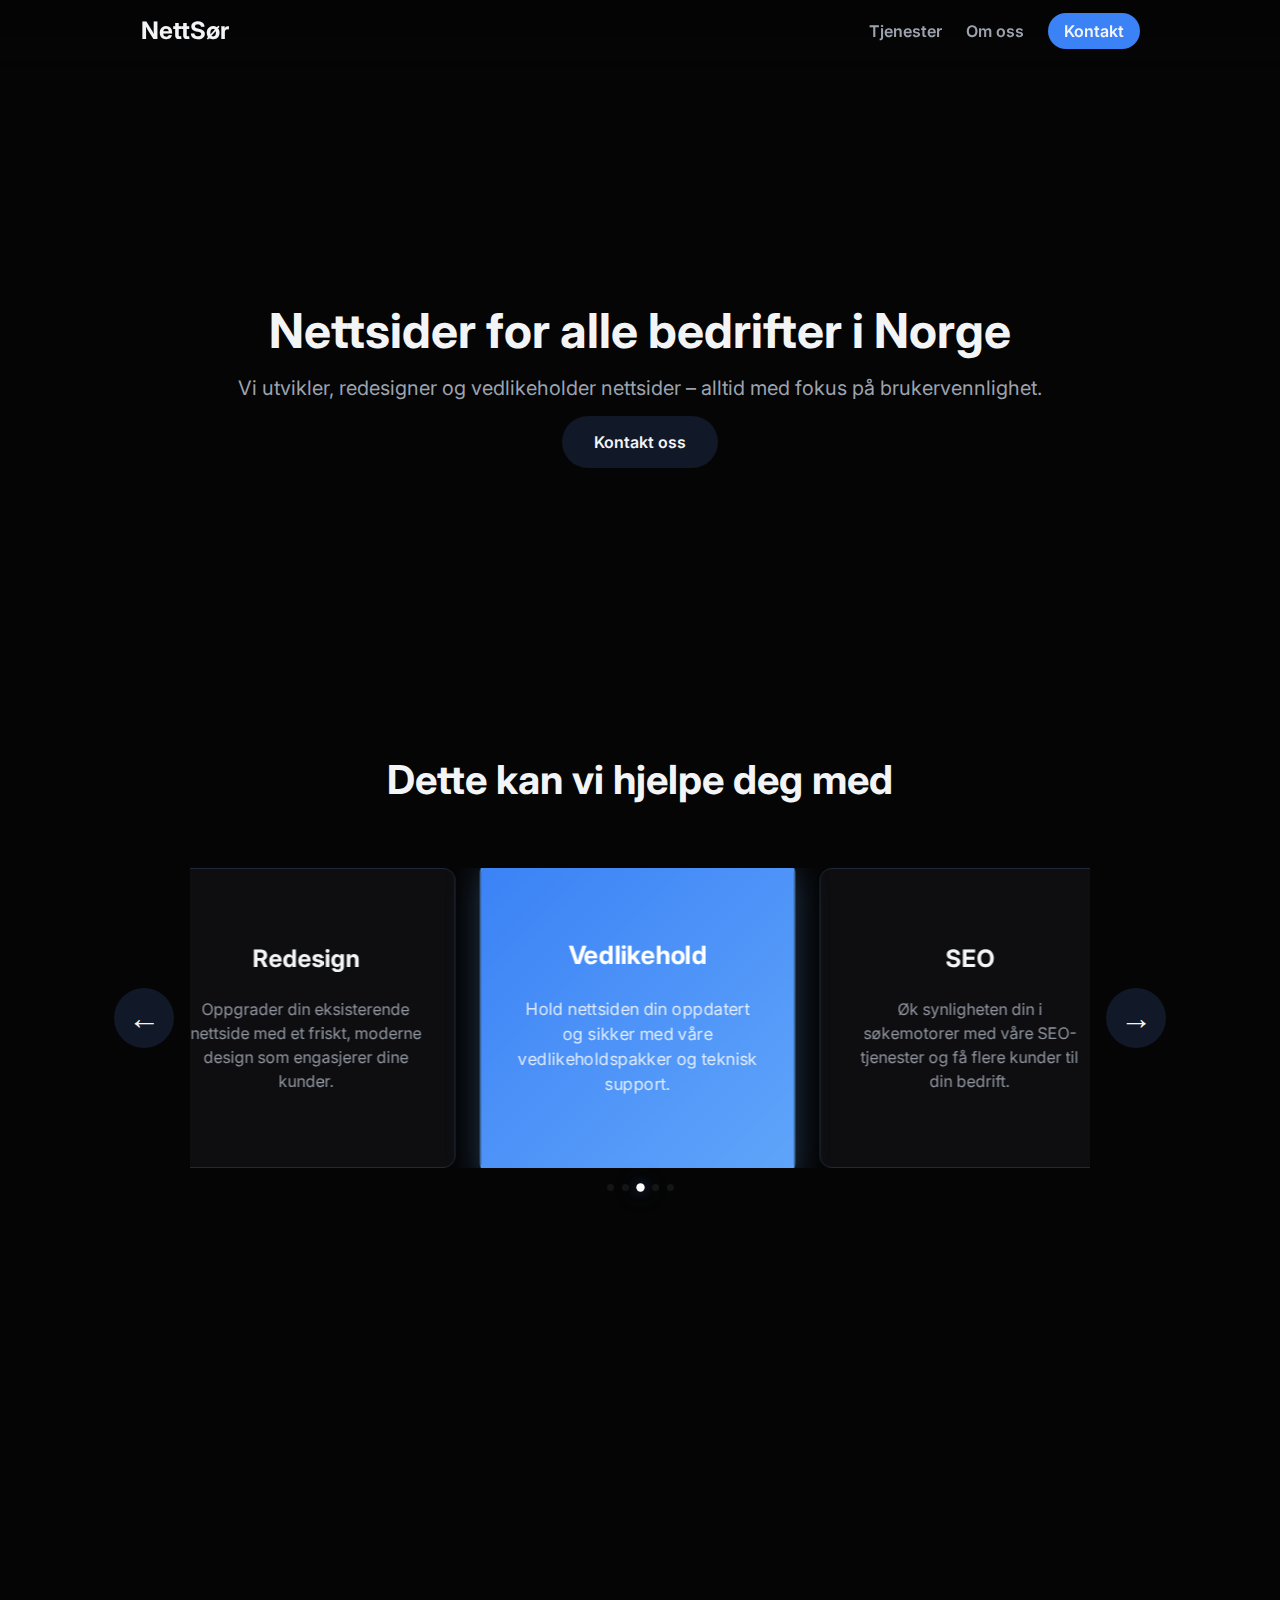
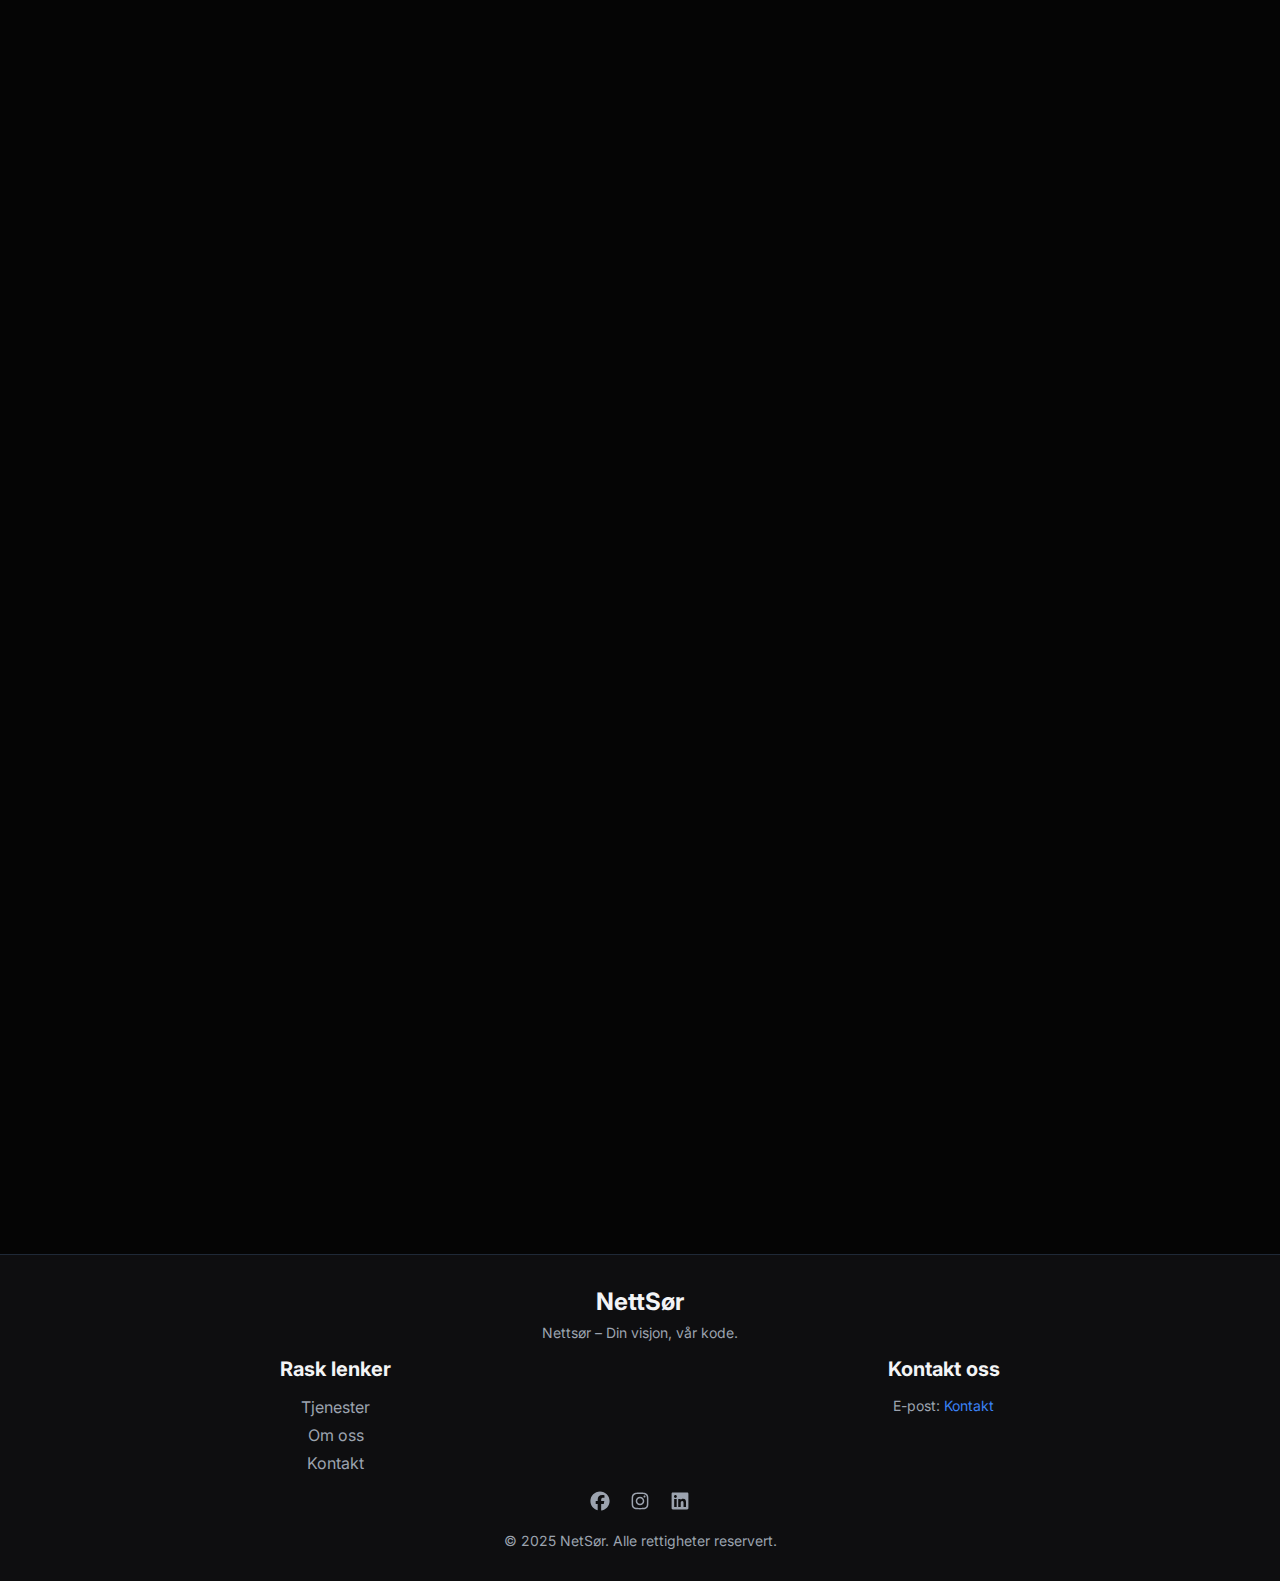
<file: index.html>
<!DOCTYPE html>
<html lang="en">
<head>
  <meta charset="UTF-8" />
  <meta name="viewport" content="width=device-width, initial-scale=1.0"/>
  <title>NetSor</title>
  <link rel="stylesheet" href="styles.css" />
</head>
<body>
  <header>
    <nav class="navbar">
      <div class="logo">NettSør</div>
      <button class="hamburger" aria-label="Toggle navigation">
        <span></span>
        <span></span>
        <span></span>
      </button>
      <ul class="nav-links">
        <li class="link" ><a href="#services">Tjenester</a></li>
        <li class="link" ><a href="#about">Om oss</a></li>
        <li class="link" ><a href="#contact" class="contact-btn">Kontakt</a></li>
      </ul>
    </nav>
  </header>

  <section class="hero">
    <div class="hero-content">
      <h1>Nettsider for alle bedrifter i Norge</h1>
      <p>Vi utvikler, redesigner og vedlikeholder nettsider – alltid med fokus på brukervennlighet.</p>
      <a href="#contact" class="hero-btn">Kontakt oss</a>
    </div>
  </section>

  <section id="services">
    <h2>Dette kan vi hjelpe deg med</h2>
    <div id="carousel-all">
      <button class="carousel-btn prev">&#8592;</button>
      
      <div class="carousel-container">
        <div class="carousel">
          <div class="service">
            <h3>Utvikling</h3>
            <p>Vi bygger moderne, responsive nettsider fra bunnen av med fokus på ytelse og brukervennlighet.</p>
          </div>
          <div class="service">
            <h3>Redesign</h3>
            <p>Oppgrader din eksisterende nettside med et friskt, moderne design som engasjerer dine kunder.</p>
          </div>
          <div class="service active">
            <h3>Vedlikehold</h3>
            <p>Hold nettsiden din oppdatert og sikker med våre vedlikeholdspakker og teknisk support.</p>
          </div>
          <div class="service">
            <h3>SEO</h3>
            <p>Øk synligheten din i søkemotorer med våre SEO-tjenester og få flere kunder til din bedrift.</p>
          </div>
          <div class="service">
            <h3>UX/UI</h3>
            <p>Optimaliser brukeropplevelsen med gjennomtenkt design og intuitive grensesnitt.</p>
          </div>
        </div>
      </div>

      <button class="carousel-btn next">&#8594;</button>
    </div>
    <div class="carousel-dots">
      
    </div>
  </section>

  <section class="about" id="about">
    <div class="about-image fade-in">
      <img src="/img/tai-bui-HzVBe-8frwc-unsplash.jpg" alt="Om oss">
    </div>
    <div class="about-content fade-in">
      <h2>Om oss</h2>
      <div>
        <p>Vi brenner for å hjelpe både bedrifter og enkeltpersoner i Norge med å skape en sterk digital tilstedeværelse. Enten du driver en liten bedrift, eller ønsker å starte en personlig nettside, skreddersyr vi løsninger som passer dine behov.</p>
        <br>
        <p>Hos oss får du en nettside som ikke bare ser bra ut, men også fungerer sømløst for dine kunder. Vi legger vekt på godt design, enkel navigasjon og tekniske løsninger som gjør hverdagen din enklere.</p>
      </div>
      <h3>Nettsør – Din visjon, vår kode.</h3>
    </div>
  </section>

  <section id="contact" class="contact fade-in">
    <h2>Kontakt oss</h2>
    <p>Har du spørsmål eller ønsker å starte et prosjekt? Fyll ut skjemaet under, så tar vi kontakt så snart som mulig.</p>
    <div class="contact-container">
      <div class="contact-side" id="contact-side">
        <div class="contact-img">
          <img src="/img/contact forum.png" alt="" id="contact-img">
        </div>
      </div>

      <div class="contact-forum">
        <form action="https://formspree.io/f/mandabpj" method="POST">
          <label for="name">Navn*</label>
          <input type="text" id="name" name="name" placeholder="Navnet ditt" required>

          <label for="email">E-post*</label>
          <input type="email" id="email" name="_replyto" placeholder="E-posten din" required>

          <label for="phone">Telefonnummer</label>
          <input type="tel" id="phone" name="phone" placeholder="Telefonnummer (valgfritt)">

          <label for="message">Melding*</label>
          <textarea id="message" name="message" rows="5" required></textarea>

          <button type="submit">Send melding</button>
      </form>
    </div>
    </div>
  </section>

  <footer>
    <div class="footer-content">
      <div class="footer-brand">
        <div class="logo">
          NettSør
        </div>
        <p>Nettsør – Din visjon, vår kode.</p>
      </div>
      <div class="footer-links">
        <div class="footer-link-column">
          <h3>Rask lenker</h3>
          <ul>
            <li><a href="#services">Tjenester</a></li>
            <li><a href="#about">Om oss</a></li>
            <li><a href="#contact">Kontakt</a></li>
          </ul>
        </div>
        <div class="contact-info">
          <h3>Kontakt oss</h3>
          <p>E-post: <a href="mailto:Kontakt@nettsor.com">Kontakt</a></p>
        </div>
      </div>
      <div class="bottom">
        <div class="socials">
          <a href="https://www.facebook.com" target="_blank" rel="noopener noreferrer"><svg xmlns="http://www.w3.org/2000/svg" viewBox="0 0 640 640"><!--!Font Awesome Free v7.0.0 by @fontawesome - https://fontawesome.com License - https://fontawesome.com/license/free Copyright 2025 Fonticons, Inc.--><path d="M576 320C576 178.6 461.4 64 320 64C178.6 64 64 178.6 64 320C64 440 146.7 540.8 258.2 568.5L258.2 398.2L205.4 398.2L205.4 320L258.2 320L258.2 286.3C258.2 199.2 297.6 158.8 383.2 158.8C399.4 158.8 427.4 162 438.9 165.2L438.9 236C432.9 235.4 422.4 235 409.3 235C367.3 235 351.1 250.9 351.1 292.2L351.1 320L434.7 320L420.3 398.2L351 398.2L351 574.1C477.8 558.8 576 450.9 576 320z"/></svg></a>
          <a href="https://www.instagram.com" target="_blank" rel="noopener noreferrer"><svg xmlns="http://www.w3.org/2000/svg" viewBox="0 0 640 640"><!--!Font Awesome Free v7.0.0 by @fontawesome - https://fontawesome.com License - https://fontawesome.com/license/free Copyright 2025 Fonticons, Inc.--><path d="M320.3 205C256.8 204.8 205.2 256.2 205 319.7C204.8 383.2 256.2 434.8 319.7 435C383.2 435.2 434.8 383.8 435 320.3C435.2 256.8 383.8 205.2 320.3 205zM319.7 245.4C360.9 245.2 394.4 278.5 394.6 319.7C394.8 360.9 361.5 394.4 320.3 394.6C279.1 394.8 245.6 361.5 245.4 320.3C245.2 279.1 278.5 245.6 319.7 245.4zM413.1 200.3C413.1 185.5 425.1 173.5 439.9 173.5C454.7 173.5 466.7 185.5 466.7 200.3C466.7 215.1 454.7 227.1 439.9 227.1C425.1 227.1 413.1 215.1 413.1 200.3zM542.8 227.5C541.1 191.6 532.9 159.8 506.6 133.6C480.4 107.4 448.6 99.2 412.7 97.4C375.7 95.3 264.8 95.3 227.8 97.4C192 99.1 160.2 107.3 133.9 133.5C107.6 159.7 99.5 191.5 97.7 227.4C95.6 264.4 95.6 375.3 97.7 412.3C99.4 448.2 107.6 480 133.9 506.2C160.2 532.4 191.9 540.6 227.8 542.4C264.8 544.5 375.7 544.5 412.7 542.4C448.6 540.7 480.4 532.5 506.6 506.2C532.8 480 541 448.2 542.8 412.3C544.9 375.3 544.9 264.5 542.8 227.5zM495 452C487.2 471.6 472.1 486.7 452.4 494.6C422.9 506.3 352.9 503.6 320.3 503.6C287.7 503.6 217.6 506.2 188.2 494.6C168.6 486.8 153.5 471.7 145.6 452C133.9 422.5 136.6 352.5 136.6 319.9C136.6 287.3 134 217.2 145.6 187.8C153.4 168.2 168.5 153.1 188.2 145.2C217.7 133.5 287.7 136.2 320.3 136.2C352.9 136.2 423 133.6 452.4 145.2C472 153 487.1 168.1 495 187.8C506.7 217.3 504 287.3 504 319.9C504 352.5 506.7 422.6 495 452z"/></svg></a>
          <a href="https://www.linkedin.com" target="_blank" rel="noopener noreferrer"><svg xmlns="http://www.w3.org/2000/svg" viewBox="0 0 640 640"><!--!Font Awesome Free v7.0.0 by @fontawesome - https://fontawesome.com License - https://fontawesome.com/license/free Copyright 2025 Fonticons, Inc.--><path d="M512 96L127.9 96C110.3 96 96 110.5 96 128.3L96 511.7C96 529.5 110.3 544 127.9 544L512 544C529.6 544 544 529.5 544 511.7L544 128.3C544 110.5 529.6 96 512 96zM231.4 480L165 480L165 266.2L231.5 266.2L231.5 480L231.4 480zM198.2 160C219.5 160 236.7 177.2 236.7 198.5C236.7 219.8 219.5 237 198.2 237C176.9 237 159.7 219.8 159.7 198.5C159.7 177.2 176.9 160 198.2 160zM480.3 480L413.9 480L413.9 376C413.9 351.2 413.4 319.3 379.4 319.3C344.8 319.3 339.5 346.3 339.5 374.2L339.5 480L273.1 480L273.1 266.2L336.8 266.2L336.8 295.4L337.7 295.4C346.6 278.6 368.3 260.9 400.6 260.9C467.8 260.9 480.3 305.2 480.3 362.8L480.3 480z"/></svg></a>
        </div>
      </div>
      <div class="footer-legal">
        <p>&copy; 2025 NetSør. Alle rettigheter reservert.</p>
      </div>
    </div>
  <script src="script.js"></script>
</body>
</html>
</file>
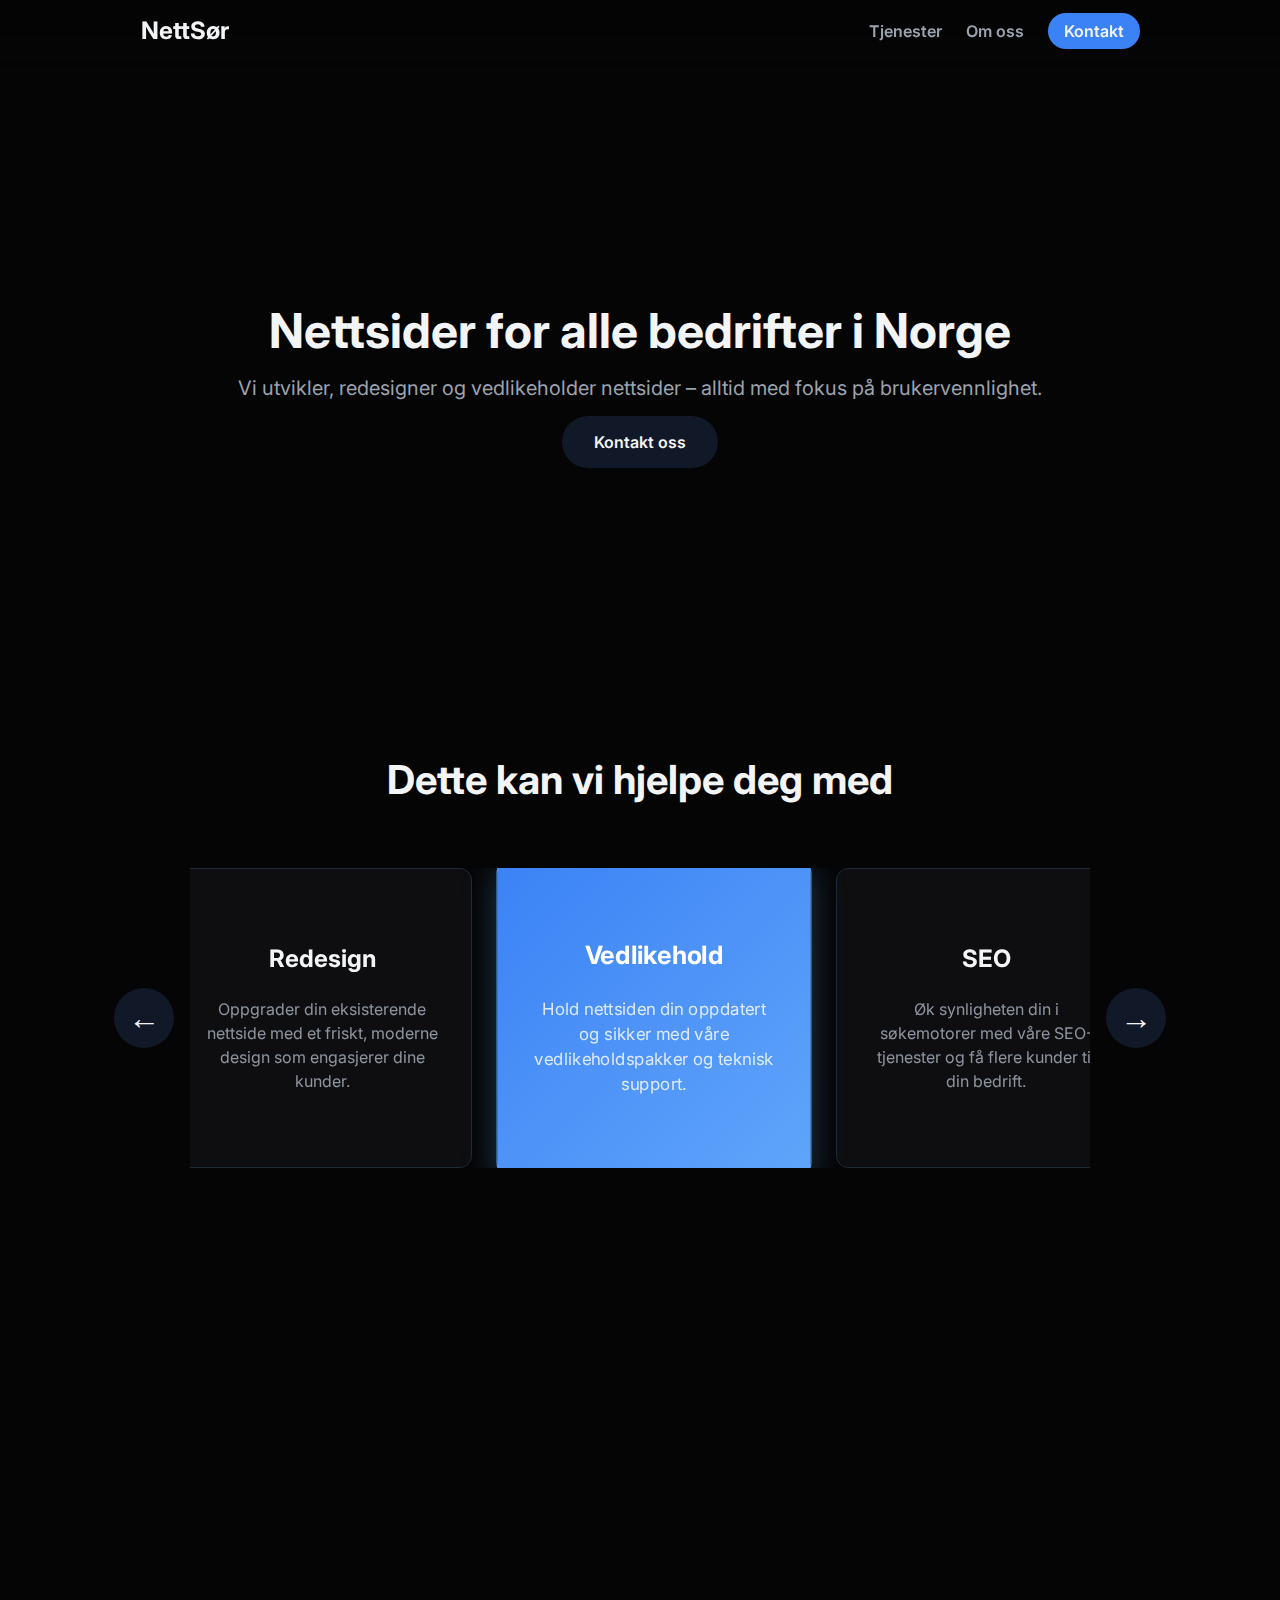
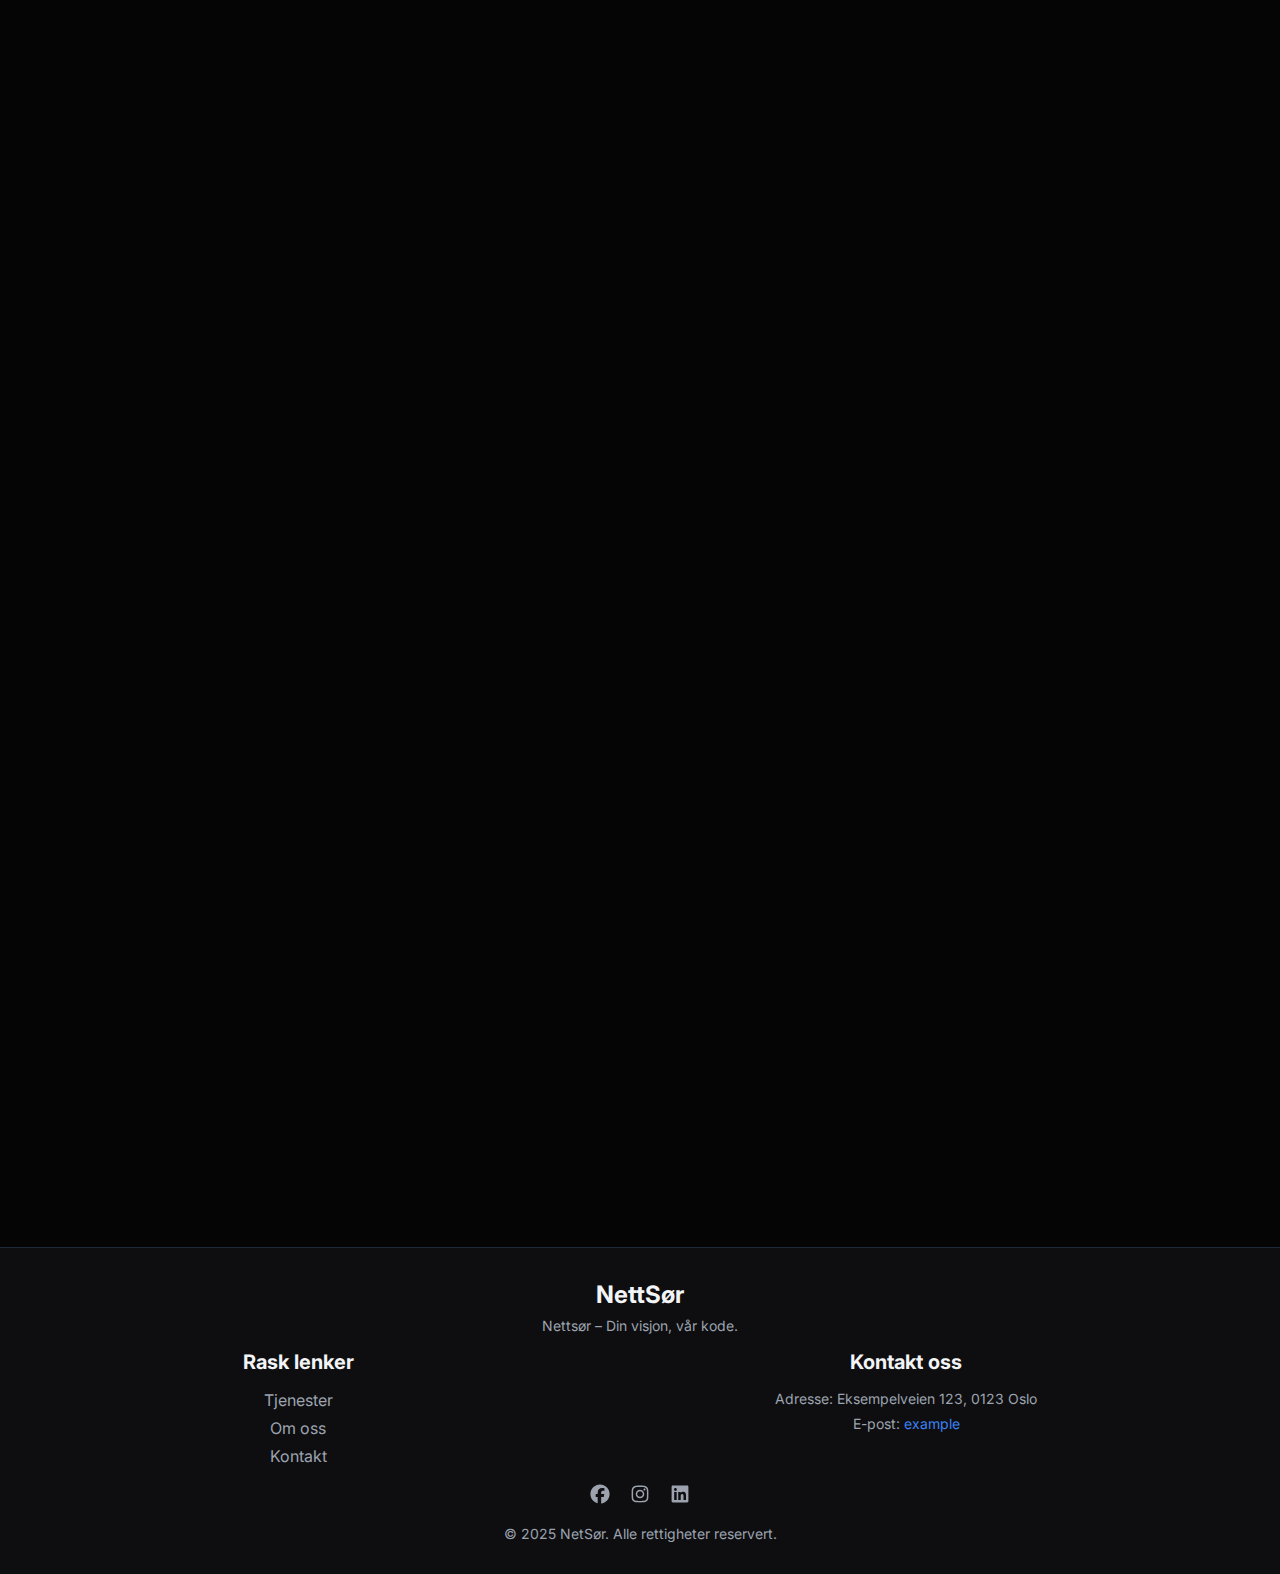
<file: code/index.html>
<!DOCTYPE html>
<html lang="en">
<head>
  <meta charset="UTF-8" />
  <meta name="viewport" content="width=device-width, initial-scale=1.0"/>
  <title>NetSor</title>
  <link rel="stylesheet" href="styles.css" />
</head>
<body>
  <header>
    <nav class="navbar">
      <div class="logo">NettSør</div>
      <button class="hamburger" aria-label="Toggle navigation">
        <span></span>
        <span></span>
        <span></span>
      </button>
      <ul class="nav-links">
        <li class="link" ><a href="#services">Tjenester</a></li>
        <li class="link" ><a href="#about">Om oss</a></li>
        <li class="link" ><a href="#contact" class="contact-btn">Kontakt</a></li>
      </ul>
    </nav>
  </header>

  <section class="hero">
    <div class="hero-content">
      <h1>Nettsider for alle bedrifter i Norge</h1>
      <p>Vi utvikler, redesigner og vedlikeholder nettsider – alltid med fokus på brukervennlighet.</p>
      <a href="#contact" class="hero-btn">Kontakt oss</a>
    </div>
  </section>

  <section id="services">
    <h2>Dette kan vi hjelpe deg med</h2>
    <div id="carousel-all">
      <button class="carousel-btn prev">&#8592;</button>
      
      <div class="carousel-container">
        <div class="carousel">
          <div class="service">
            <h3>Utvikling</h3>
            <p>Vi bygger moderne, responsive nettsider fra bunnen av med fokus på ytelse og brukervennlighet.</p>
          </div>
          <div class="service">
            <h3>Redesign</h3>
            <p>Oppgrader din eksisterende nettside med et friskt, moderne design som engasjerer dine kunder.</p>
          </div>
          <div class="service active">
            <h3>Vedlikehold</h3>
            <p>Hold nettsiden din oppdatert og sikker med våre vedlikeholdspakker og teknisk support.</p>
          </div>
          <div class="service">
            <h3>SEO</h3>
            <p>Øk synligheten din i søkemotorer med våre SEO-tjenester og få flere kunder til din bedrift.</p>
          </div>
          <div class="service">
            <h3>UX/UI</h3>
            <p>Optimaliser brukeropplevelsen med gjennomtenkt design og intuitive grensesnitt.</p>
          </div>
        </div>
      </div>

      <button class="carousel-btn next">&#8594;</button>
    </div>
    <div class="carousel-dots">
      
    </div>
  </section>

  <section class="about" id="about">
    <div class="about-image fade-in">
      <img src="/img/tai-bui-HzVBe-8frwc-unsplash.jpg" alt="Om oss">
    </div>
    <div class="about-content fade-in">
      <h2>Om oss</h2>
      <div>
        <p>Vi brenner for å hjelpe både bedrifter og enkeltpersoner i Norge med å skape en sterk digital tilstedeværelse. Enten du driver en liten bedrift, ønsker å starte en nettbutikk eller trenger en personlig nettside, skreddersyr vi løsninger som passer dine behov.</p>
        <br>
        <p>Hos oss får du en nettside som ikke bare ser bra ut, men også fungerer sømløst for dine kunder. Vi legger vekt på godt design, enkel navigasjon og tekniske løsninger som gjør hverdagen din enklere.</p>
      </div>
      <h3>Nettsør – Din visjon, vår kode.</h3>
    </div>
  </section>

  <section id="contact" class="contact fade-in">
    <h2>Kontakt oss</h2>
    <p>Har du spørsmål eller ønsker å starte et prosjekt? Fyll ut skjemaet under, så tar vi kontakt så snart som mulig.</p>
    <div class="contact-container">
      <div class="contact-side">
        <div class="contact-img">
          <img src="/img/contact forum.png" alt="" id="contact-img">
        </div>
      </div>

      <div class="contact-forum">
        <form action="https://formspree.io/f/YOUR_FORM_ID" method="POST">
          <label for="name">Navn*</label>
          <input type="text" id="name" name="name" placeholder="Navnet ditt" required>

          <label for="email">E-post*</label>
          <input type="email" id="email" name="_replyto" placeholder="E-posten din" required>

          <label for="phone">Telefonnummer</label>
          <input type="tel" id="phone" name="phone" placeholder="Telefonnummer (valgfritt)">

          <label for="message">Melding*</label>
          <textarea id="message" name="message" rows="5" required></textarea>

          <button type="submit">Send melding</button>
      </form>
    </div>
    </div>
  </section>

  <footer>
    <div class="footer-content">
      <div class="footer-brand">
        <div class="logo">
          NettSør
        </div>
        <p>Nettsør – Din visjon, vår kode.</p>
      </div>
      <div class="footer-links">
        <div class="footer-link-column">
          <h3>Rask lenker</h3>
          <ul>
            <li><a href="#services">Tjenester</a></li>
            <li><a href="#about">Om oss</a></li>
            <li><a href="#contact">Kontakt</a></li>
          </ul>
        </div>
        <div class="contact-info">
          <h3>Kontakt oss</h3>
          <p>Adresse: Eksempelveien 123, 0123 Oslo</p>
          <p>E-post: <a href="mailto:example@gmail.com">example</a></p>
        </div>
      </div>
      <div class="bottom">
        <div class="socials">
          <a href="https://www.facebook.com" target="_blank" rel="noopener noreferrer"><svg xmlns="http://www.w3.org/2000/svg" viewBox="0 0 640 640"><!--!Font Awesome Free v7.0.0 by @fontawesome - https://fontawesome.com License - https://fontawesome.com/license/free Copyright 2025 Fonticons, Inc.--><path d="M576 320C576 178.6 461.4 64 320 64C178.6 64 64 178.6 64 320C64 440 146.7 540.8 258.2 568.5L258.2 398.2L205.4 398.2L205.4 320L258.2 320L258.2 286.3C258.2 199.2 297.6 158.8 383.2 158.8C399.4 158.8 427.4 162 438.9 165.2L438.9 236C432.9 235.4 422.4 235 409.3 235C367.3 235 351.1 250.9 351.1 292.2L351.1 320L434.7 320L420.3 398.2L351 398.2L351 574.1C477.8 558.8 576 450.9 576 320z"/></svg></a>
          <a href="https://www.instagram.com" target="_blank" rel="noopener noreferrer"><svg xmlns="http://www.w3.org/2000/svg" viewBox="0 0 640 640"><!--!Font Awesome Free v7.0.0 by @fontawesome - https://fontawesome.com License - https://fontawesome.com/license/free Copyright 2025 Fonticons, Inc.--><path d="M320.3 205C256.8 204.8 205.2 256.2 205 319.7C204.8 383.2 256.2 434.8 319.7 435C383.2 435.2 434.8 383.8 435 320.3C435.2 256.8 383.8 205.2 320.3 205zM319.7 245.4C360.9 245.2 394.4 278.5 394.6 319.7C394.8 360.9 361.5 394.4 320.3 394.6C279.1 394.8 245.6 361.5 245.4 320.3C245.2 279.1 278.5 245.6 319.7 245.4zM413.1 200.3C413.1 185.5 425.1 173.5 439.9 173.5C454.7 173.5 466.7 185.5 466.7 200.3C466.7 215.1 454.7 227.1 439.9 227.1C425.1 227.1 413.1 215.1 413.1 200.3zM542.8 227.5C541.1 191.6 532.9 159.8 506.6 133.6C480.4 107.4 448.6 99.2 412.7 97.4C375.7 95.3 264.8 95.3 227.8 97.4C192 99.1 160.2 107.3 133.9 133.5C107.6 159.7 99.5 191.5 97.7 227.4C95.6 264.4 95.6 375.3 97.7 412.3C99.4 448.2 107.6 480 133.9 506.2C160.2 532.4 191.9 540.6 227.8 542.4C264.8 544.5 375.7 544.5 412.7 542.4C448.6 540.7 480.4 532.5 506.6 506.2C532.8 480 541 448.2 542.8 412.3C544.9 375.3 544.9 264.5 542.8 227.5zM495 452C487.2 471.6 472.1 486.7 452.4 494.6C422.9 506.3 352.9 503.6 320.3 503.6C287.7 503.6 217.6 506.2 188.2 494.6C168.6 486.8 153.5 471.7 145.6 452C133.9 422.5 136.6 352.5 136.6 319.9C136.6 287.3 134 217.2 145.6 187.8C153.4 168.2 168.5 153.1 188.2 145.2C217.7 133.5 287.7 136.2 320.3 136.2C352.9 136.2 423 133.6 452.4 145.2C472 153 487.1 168.1 495 187.8C506.7 217.3 504 287.3 504 319.9C504 352.5 506.7 422.6 495 452z"/></svg></a>
          <a href="https://www.linkedin.com" target="_blank" rel="noopener noreferrer"><svg xmlns="http://www.w3.org/2000/svg" viewBox="0 0 640 640"><!--!Font Awesome Free v7.0.0 by @fontawesome - https://fontawesome.com License - https://fontawesome.com/license/free Copyright 2025 Fonticons, Inc.--><path d="M512 96L127.9 96C110.3 96 96 110.5 96 128.3L96 511.7C96 529.5 110.3 544 127.9 544L512 544C529.6 544 544 529.5 544 511.7L544 128.3C544 110.5 529.6 96 512 96zM231.4 480L165 480L165 266.2L231.5 266.2L231.5 480L231.4 480zM198.2 160C219.5 160 236.7 177.2 236.7 198.5C236.7 219.8 219.5 237 198.2 237C176.9 237 159.7 219.8 159.7 198.5C159.7 177.2 176.9 160 198.2 160zM480.3 480L413.9 480L413.9 376C413.9 351.2 413.4 319.3 379.4 319.3C344.8 319.3 339.5 346.3 339.5 374.2L339.5 480L273.1 480L273.1 266.2L336.8 266.2L336.8 295.4L337.7 295.4C346.6 278.6 368.3 260.9 400.6 260.9C467.8 260.9 480.3 305.2 480.3 362.8L480.3 480z"/></svg></a>
        </div>
      </div>
      <div class="footer-legal">
        <p>&copy; 2025 NetSør. Alle rettigheter reservert.</p>
      </div>
    </div>
  <script src="script.js"></script>
</body>
</html>
</file>
<file: styles.css>
@import url('https://fonts.googleapis.com/css2?family=Inter:wght@400;600;700&display=swap');

:root {
  /* === Backgrounds === */
  --color-bg: #050505;              /* Main page background (very dark, near black) */
  --color-surface: #0e0e10;         /* Surface background (for cards, modals, sections) */

  /* === Text === */
  --color-text-main: #f3f4f6;       /* Primary text color (almost white, high contrast) */
  --color-text-muted: #9ca3af;      /* Secondary/muted text (used for descriptions, labels) */

  /* === Primary Accent Colors === */
  --color-primary: #3b82f6;         /* Main accent color (used on links, active buttons, highlights) */
  --color-primary-glow: #60a5fa;    /* Lighter version for glowing effects and gradients */

  /* === Secondary Accent Colors === */
  --color-secondary: #9333ea;       /* Secondary accent (used sparingly for contrast, highlights) */
  --color-secondary-glow: #c084fc;  /* Lighter purple for glow effects or hover transitions */

  /* === Buttons === */
  --color-button-bg: #111827;       /* Button background (neutral dark) */
  --color-button-hover: #1e40af;    /* Button hover background (deep, vivid blue) */

  /* === Borders & Dividers === */
  --color-border: #1f2937;          /* Used for card borders, dividers, inputs */

  /* === Glows / Shadows === */
  --color-glow-blue: rgba(96, 165, 250, 0.3);   /* Blue glow for shadows, hover rings, outlines */
  --color-glow-purple: rgba(192, 132, 252, 0.3);/* Purple glow for shadows, hover rings, outlines */
}

html {
  scroll-behavior: smooth;
}

* {
  margin: 0;
  padding: 0;
  box-sizing: border-box;
}

body {
  background-color: var(--color-bg);
  font-family: 'Inter', sans-serif;
}

@keyframes pulseGlow {
  0%, 100% {
    background-position: center;
  }
  50% {
    background-position: center 10%;
  }
}

header {
  background-color: rgba(0,0,0,0.1);
  backdrop-filter: blur(10px);
  -webkit-backdrop-filter: blur(10px);
  padding: 1rem;
  box-shadow: 0 2px 4px rgba(0, 0, 0, 0.1);
  position: sticky;
  top: 0;
  z-index: 1000;
  display: flex;
  justify-content: center;
  align-items: center;
}

.navbar {
  display: flex;
  justify-content: space-between;
  gap: 40rem;
  align-items: center;
  animation: navfadein 0.5s ease-in-out, fade-in 0.8s ease-in-out;
}

.logo {
  font-size: 1.5rem;
  font-weight: 700;
  color: var(--color-text-main);
}

.nav-links {
  list-style: none;
  display: flex;
  gap: 1.5rem;
}

.nav-links li {
  position: relative;
}

.nav-links a {
  color: var(--color-text-muted);
  text-decoration: none;
  font-weight: 600;
  transition: color 0.3s ease;
}

.nav-links a:hover {
  color: var(--color-text-main);
}

.nav-links a.active {
  color: var(--color-primary);
  font-weight: 700;
}

.nav-links .contact-btn{
  color: var(--color-text-main);
  background-color: var(--color-primary);
  padding: 0.5rem 1rem;
  border-radius: 100px;
  text-decoration: none;
  font-weight: 600;
  transition: background-color 0.3s ease, box-shadow 0.3s ease;
}

.nav-links .contact-btn:hover {
  background-color: var(--color-primary-glow);
  box-shadow: 0 4px 6px rgba(0, 0, 0, 0.1), 0 1px 3px rgba(0, 0, 0, 0.08);
}

.hero {
  display: flex;
  flex-direction: column;
  align-items: center;
  justify-content: center;
  height: 70vh;
  color: var(--color-text-main);
  animation: fade-in 0.8s ease-in;
}

.hero-content {
  text-align: center;
}

.hero h1 {
  font-size: 3rem;
  margin-bottom: 1rem;
}

.hero p {
  font-size: 1.25rem;
  color: var(--color-text-muted);
  margin-bottom: 2rem;
}

.hero-btn {
  background-color: var(--color-button-bg);
  padding: 1rem 2rem;
  border-radius: 100px;
  color: var(--color-text-main);
  text-decoration: none;
  font-weight: 600;
  transition: background-color 0.3s ease, box-shadow 0.3s ease;
}

.hero-btn:hover {
  background-color: var(--color-button-hover);
  box-shadow: 0 0 30px 1px var(--color-glow-blue);
}

#services {
  display: flex;
  justify-content: center;
  align-items: center;
  flex-direction: column;
  padding: 4rem 2rem;
  color: var(--color-text-main);
  font-family: 'Inter', sans-serif;
  animation: fade-in 0.8s ease-in;
}

#services h2 {
  font-size: 2.5rem;
  margin-bottom: 2rem;
  text-align: center;
}

#carousel-all {
  display: flex;
  justify-content: center;
  align-items: center;
  gap: 1rem;
  margin-top: 2rem;
  position: relative;
  width: 100%;
  max-width: 1200px;
}

.carousel-btn {
  position: relative;
  z-index: 10;
  background-color: var(--color-button-bg);
  border: none;
  color: var(--color-text-main);
  font-size: 2rem;
  padding: 0.5rem 1rem;
  cursor: pointer;
  border-radius: 50%;
  transition: background-color 0.3s ease, box-shadow 0.3s ease;
  user-select: none;
  flex-shrink: 0;
  width: 60px;
  height: 60px;
  display: flex;
  align-items: center;
  justify-content: center;
  scroll-behavior: smooth;
}

.carousel-btn:hover {
  background-color: var(--color-button-hover);
  box-shadow: 0 0 15px 2px var(--color-glow-blue);
}

.carousel-btn:disabled {
  opacity: 0.5;
  cursor: not-allowed;
  background-color: var(--color-button-bg);
  box-shadow: none;
}

.carousel-container {
  overflow: hidden;
  width: 100%;
  max-width: 900px;
  position: relative;
}

.carousel {
  display: flex;
  gap: 2rem;
  transition: transform 0.3s ease;
  will-change: transform;
}

.service {
  flex: 0 0 300px;
  width: 300px;
  height: 300px;
  background-color: var(--color-surface);
  color: var(--color-text-muted);
  padding: 2rem;
  border-radius: 12px;
  border: 1px solid var(--color-border);
  box-shadow: 0 4px 6px rgba(0,0,0,0.1);
  overflow: hidden;
  transition: all 0.3s ease;
  display: flex;
  flex-direction: column;
  align-items: center;
  justify-content: center;
  gap: 1rem;
  text-align: center;
  cursor: pointer;
}

.service h3 {
  font-size: 1.5rem;
  font-weight: 700;
  color: var(--color-text-main);
  margin-bottom: 0.5rem;
}

.service p {
  font-size: 1rem;
  line-height: 1.5;
  opacity: 0.9;
}

.service.active {
  background: linear-gradient(135deg, var(--color-primary) 0%, var(--color-primary-glow) 100%);
  color: var(--color-text-main);
  box-shadow: 0 8px 32px var(--color-glow-blue);
  transform: scale(1.05);
  border-color: var(--color-primary-glow);
}

.service:hover{
  transform: scale(0.96);
}

.service.active h3 {
  color: white;
}

.service.active p {
  color: rgba(255, 255, 255, 0.9);
}

.modal {
  position: fixed;
  top: 0;
  left: 0;
  width: 100%;
  height: 100%;
  background-color: transparent;
  display: flex;
  flex-direction: column;
  justify-content: center;
  align-items: center;
  z-index: 2000;
}


.overlay {
  position: fixed;
  top: 0;
  left: 0;
  width: 100%;
  height: 100%;
  background-color: rgba(0, 0, 0, 0.5);
  z-index: 1999;
}

.overlay.exit{
  animation: fadeout 0.3s ease-in forwards;
}

.modal-content {
  background-color: var(--color-surface);
  color: var(--color-text-main);
  padding: 2rem;
  border-radius: 12px;
  max-width: 600px;
  width: 90%;
  box-shadow: 0 4px 6px rgba(0,0,0,0.1);
  position: relative;
  display: flex;
  flex-direction: column;
  align-items: center;  
  gap: 1rem;
  text-align: center;
  animation: slideup 0.2s ease-in forwards;
}

.modal-content h2 {
  font-size: 1.75rem;
  margin-bottom: 1rem;
}

.modal-content h3 {
  font-size: 1.25rem;
  margin-bottom: 0.5rem;
  color: var(--color-text-muted);
}

.modal-content ul {
  list-style: none;
  padding: 0;
  margin: 0;
  text-align: left;
  text-align: center;
}
.modal-content ul li {
  margin-top: 0.5rem;
  font-size: 1.25rem;
}

.modal-content.exit {
  animation: slidedown 0.1s ease-in forwards;
}

.close-modal-btn{
  background-color: var(--color-button-bg);
  padding: 1rem 2rem;
  border-radius: 100px;
  color: var(--color-text-main);
  text-decoration: none;
  font-weight: 600;
  transition: background-color 0.3s ease, box-shadow 0.3s ease;
  cursor: pointer;
}

.close-modal-btn:hover {
  background-color: var(--color-button-hover);
  box-shadow: 0 0 30px 1px var(--color-glow-blue);
}

.trail {
  position: absolute;
  width: 20px;
  height: 20px;
  border-radius: 50%;
  background-color: var(--color-glow-blue);
  pointer-events: none;
  opacity: 0.9;

  /* Add a strong glowing effect */
  box-shadow: 0 0 15px var(--color-glow-blue),
              0 0 30px var(--color-glow-blue),
              0 0 45px var(--color-glow-blue);

  /* Optional: smooth scale-in for a nice pop effect */
  transform: scale(1);
  animation: mouse-effect 1.5s forwards;
}


.pointer {
  cursor: pointer;
}

.about {
  color: var(--color-text-main);
  display: flex;
  flex-direction: row;
  text-align: center;
  align-items: center;
  justify-content: center;
  width: 100%;
  margin-top: 6rem;
}



.about-content {
  max-width: 800px;
  padding: 2rem;
  display: flex;
  justify-content: center;
  flex-direction: column;
}

.about-content h2 {
  font-size: 2.5rem;
  margin-bottom: 3rem;
}

.about-content p {
  font-size: 1.25rem;
  line-height: 1.6;
  color: var(--color-text-main);
}

.about-content h3 {
  font-size: 1rem;
  margin-top: 2rem;
  color: var(--color-text-muted);
}

.about-image {
  flex: 1;
  max-width: 400px;
  margin-right: 2rem;
}

.about-image img {
  width: 100%;
  height: auto;
  border-radius: 12px;
  box-shadow: 0 4px 6px rgba(0,0,0,0.1);
  border: var(--color-border) 1px solid;
}

.fade-in {
  opacity: 0;
  transform: translateY(50px);
  transition: all 0.8s ease;
}

.fade-in.show {
  opacity: 1;
  transform: translateY(0);
}

.contact {
  display: flex;
  flex-direction: column;
  color: var(--color-text-main);
  padding: 4rem 2rem;
  text-align: center;
  width: 100%;
  min-height: 100vh; /* Changed from height to min-height */
  justify-content: center;
  align-items: center;
}

.contact h2 {
  font-size: 2.5rem;
  margin-bottom: 2rem;
}

.contact p {
  font-size: 1.25rem;
  line-height: 1.6;
  color: var(--color-text-muted);
  margin-bottom: 2rem;
}

.contact-container {
  display: flex;
  flex-direction: row;
  align-items: center;    /* Changed from center to flex-start */
  justify-content: center;
  width: 100%;
  max-width: 1200px;         /* Added max-width for better control */
  gap: 10rem;                 /* Increased gap for better spacing */
}

/* Removed height: 100% and adjusted alignment */
.contact-forum, .contact-side {
  flex: 1;
  display: flex;
  justify-content: center;
  align-items: flex-start;
  min-height: 600px;         /* Add minimum height to both sides */
}

.contact-forum {
  align-items: flex-start;    /* Keep form at top */
}

.contact-side {
  align-items: center;        /* Center the image */
}

.contact-forum form {
  display: flex;
  flex-direction: column;
  align-items: stretch;       /* Changed from center to stretch for full-width inputs */
  width: 100%;
  max-width: 500px;          /* Reduced max-width for better proportion */
}

.contact-forum label {
  text-align: left;          /* Added for better UX */
  margin-bottom: 0.5rem;
  font-weight: 500;
}

.contact-forum input{
  width: 100%;
  padding: 1rem;
  margin-bottom: 1.5rem;     /* Increased spacing between fields */
  border: 1px solid var(--color-border);
  border-radius: 100px;
  background-color: var(--color-surface);
  color: var(--color-text-main);
  font-size: 1rem;
  box-sizing: border-box;    /* Added for proper sizing */
}

.contact-forum textarea {
  width: 100%;
  padding: 1rem;
  margin-bottom: 1.5rem;     /* Increased spacing between fields */
  border: 1px solid var(--color-border);
  border-radius: 8px;
  background-color: var(--color-surface);
  color: var(--color-text-main);
  font-size: 1rem;
  box-sizing: border-box;    /* Added for proper sizing */
}

.contact-forum button {
  padding: 1rem 2rem;
  background-color: var(--color-primary);
  color: var(--color-text-main);
  color: white;
  border: none;
  border-radius: 100px;
  font-size: 1rem;
  cursor: pointer;
  transition: background-color 0.3s ease;
}

.contact-forum button:hover {
  background-color: var(--color-primary-hover, #0056b3);
}

.contact-side {
  align-items: center;       /* Center the image vertically */
  justify-content: center;   /* Center the image horizontally */
}

.contact-img {
  display: flex;
  justify-content: center;
  align-items: center;
  width: 100%;
}

.contact-side img {
  width: 100%;
  height: auto;
  border-radius: 8px;        /* Added border-radius for consistency */
  box-shadow: 0 4px 6px rgba(0,0,0,0.1);
}

.footer-content {
  background-color: var(--color-surface);
  color: var(--color-text-muted);
  padding: 2rem;
  text-align: center;
  font-size: 0.875rem;
  border-top: 1px solid var(--color-border);
}

.footer-brand{
  display: flex;
  flex-direction: column;
  gap: 0.5rem;
  margin-bottom: 1rem;
}

.footer-links {
  display: flex;
  flex-direction: row;
  justify-content: space-around;
}
.footer-link-column {
  display: flex;
  flex-direction: column;
  gap: 0.5rem;
}

.footer-link-column a {
  color: var(--color-text-muted);
  text-decoration: none;
  transition: color 0.3s ease;
  font-size: 1rem;
}

.footer-link-column a:hover {
  color: var(--color-text-main);
}

.footer-link-column h3 {
  font-size: 1.25rem;
  color: var(--color-text-main);
  margin-bottom: 0.5rem;
}

.footer-link-column ul {
  display: flex;
  flex-direction: column;
  list-style: none;
  padding: 0;
  margin: 0;
  gap: 0.5rem;
}

.contact-info {
  display: flex;
  flex-direction: column;
  align-items: center;
  gap: 0.5rem;
}

.contact-info a {
  color: var(--color-primary);
  text-decoration: none;
  transition: color 0.3s ease;
}

.contact-info a:hover {
  color: var(--color-primary-glow);
}

.contact-info p {
  color: var(--color-text-muted);
  font-size: 0.875rem;
}

.contact-info h3 {
  font-size: 1.25rem;
  color: var(--color-text-main);
  margin-bottom: 0.5rem;
}

.bottom{
  display: flex;
  justify-content: center;
  align-items: center;
  flex-direction: row;
  padding: 1rem;
  background-color: var(--color-surface);
  color: var(--color-text-muted);
  font-size: 0.875rem;
}

.socials {
  display: flex;
  gap: 1rem;
}

.socials svg {
  width: 24px;
  height: 24px;
  fill: var(--color-text-muted);
  transition: fill 0.3s ease;
}



/* Responsive adjustments */
@media (max-width: 768px) {
  .contact-container {
    flex-direction: column;
    gap: 2rem;
  }
  
  .contact-forum, .contact-side {
    max-width: 100%;
  }
}


@keyframes mouse-effect {
  0% {
    transform: scale(0.8);
    transform: translate(-50%, -50%);
    opacity: 1;
  }

  50% {
    transform: scale(1.2);
    transform: translate(-50%, -50%);
    opacity: 0.5;
  }

  75% {
    transform: scale(1);
    transform: translate(-50%, -50%);
    opacity: 0.3;
  }

  100% {
    transform: scale(0.8);
    transform: translate(-50%, -50%);
    opacity: 0.8;
  }
}

@keyframes slideup {
  from {
    transform: translateY(100%);
    opacity: 0;
  }
  to {
    transform: translateY(0);
    opacity: 1;
  }
}

@keyframes slidedown {
  from {
    transform: translateY(0);
    opacity: 1;
  }
  to {
    transform: translateY(100%);
    opacity: 0;
  }
}

@keyframes fadeout {
  from {
    opacity: 1;
  }
  to {
    opacity: 0;
  }
}

@keyframes fade-in {
  from {
    opacity: 0;
  }
  to {
    opacity: 1;
  }
}

@keyframes navfadein {
  from {
    opacity: 0;
    gap: 20rem;
  }
  to {
    opacity: 1;
    gap: 40rem;
  }
  
}

@keyframes slideDown {
  to {
    opacity: 1;
    transform: translateY(0);
  }
}

/*==== responsive adjustments ====*/

  /* Responsive Navbar */
.hamburger {
  display: none; /* Hidden on desktop, shown on mobile via media query */
  flex-direction: column;
  justify-content: center;
  align-items: center;
  width: 40px;
  height: 40px;
  cursor: pointer;
  background: none;
  border: none;
  gap: 7px;
  z-index: 1100;
}

.hamburger span {
  display: block;
  height: 2px;
  width: 100%;
  background: var(--color-text-main);
  border-radius: 2px;
  transition: all 0.3s;
}

.carousel-dots {
  display: flex;
  justify-content: center;
  align-items: center;
  gap: 0.5rem;
  margin-top: 1rem;
  flex-direction: row;
}

.carousel-dots span {
  width: 7px;
  height: 7px;
  background-color: var(--color-text-muted);
  border-radius: 50%;
  cursor: pointer;
  transition: background-color 0.3s ease, scale 0.3s ease, opacity 0.3s ease;
  opacity: 10%;
  border: none;
}

.carousel-dots span.active {
  background-color: white;
  opacity: 100%;

  /* Stronger glow effect for active dot */
  box-shadow: 0 0 10px var(--color-glow-blue),
              0 0 20px var(--color-glow-blue),
              0 0 30px var(--color-glow-blue);
  
  transform: scale(1.2); /* Slightly larger for emphasis */
}

@media (max-width: 768px) {
  .navbar {
    display: flex;
    flex-direction: row;
    justify-content: space-between;
    width: 100%;
    padding: 0 1rem; /* Added padding for better spacing */
    animation: fade-in 0.8s ease-in-out; /* Remove navfadein gap animation on mobile */
    align-items: center;
    gap:0;
    z-index: 1002;
  }

  .nav-links {
    display: none;;
  }

  .hamburger {
    display: flex; /* Show hamburger icon on mobile */
  }

  .overlay-links {
    position: fixed;
    top: 0;
    left: 0;
    width: 100%;
    height: 100%;
    background-color: rgba(0, 0, 0, 0.94);
    z-index: 1000;
    display: flex;
    flex-direction: column;
    align-items: center;
    padding-top: 7rem;
    gap: 1rem;
    text-align: left;
    transition: opacity 0.3s ease;
}

  .overlay-links a {
    color: var(--color-text-muted);
    font-size: 1.2rem;
    margin: 1rem 0;
    text-decoration: none;
    transition: color 0.3s ease;
  }

  .overlay-links a:hover {
    color: var(--color-text-main);
  }

  .overlay-links div {
    width: 100%;
    padding: 10px 20px;
    transform: translateY(-20px);
    animation: slideDown 0.4s ease forwards;
  }

  .overlay-links.exit {
    opacity: 0;
    pointer-events: none;
}
  
  .nav-links.active div:nth-child(1) { animation-delay: 0.1s; }
  .nav-links.active div:nth-child(2) { animation-delay: 0.25s; }
  .nav-links.active div:nth-child(3) { animation-delay: 0.4s; }

  .overlay-links { z-index: 1000; }
  .nav-links-full { z-index: 1001; }
  .navbar, header { z-index: 1002; }

  .services {
    flex-direction: column;
    align-items: center;
    padding: 2rem;
    width: 100%;
  }

  #carousel-all {
    flex-direction: row;
    width: 100%;
  }

  .carousel-btn {
    width: 40px;
    height: 40px;
    font-size: 1.5rem;
  }

  .carousel-container {
    width: 100%;
    overflow-x: auto;
    padding: 0 1rem; /* Added padding for better spacing */
    scrollbar-width: none; /* Hide scrollbar in Firefox */
  }

  .service {
    max-width: 100%;
    margin: 1rem 0; /* Added margin for spacing */
    padding: 1.5rem;
    box-shadow: none; /* Remove shadow on mobile for simplicity */
    border-radius: 8px;
    flex: 1 0 auto; /* Allow the service cards to shrink and grow */
  }
  .service.active {
    transform: scale(1); /* Remove scaling effect on active service for mobile */
  }
}
</file>
<file: code/styles.css>
@import url('https://fonts.googleapis.com/css2?family=Inter:wght@400;600;700&display=swap');

:root {
  /* === Backgrounds === */
  --color-bg: #050505;              /* Main page background (very dark, near black) */
  --color-surface: #0e0e10;         /* Surface background (for cards, modals, sections) */

  /* === Text === */
  --color-text-main: #f3f4f6;       /* Primary text color (almost white, high contrast) */
  --color-text-muted: #9ca3af;      /* Secondary/muted text (used for descriptions, labels) */

  /* === Primary Accent Colors === */
  --color-primary: #3b82f6;         /* Main accent color (used on links, active buttons, highlights) */
  --color-primary-glow: #60a5fa;    /* Lighter version for glowing effects and gradients */

  /* === Secondary Accent Colors === */
  --color-secondary: #9333ea;       /* Secondary accent (used sparingly for contrast, highlights) */
  --color-secondary-glow: #c084fc;  /* Lighter purple for glow effects or hover transitions */

  /* === Buttons === */
  --color-button-bg: #111827;       /* Button background (neutral dark) */
  --color-button-hover: #1e40af;    /* Button hover background (deep, vivid blue) */

  /* === Borders & Dividers === */
  --color-border: #1f2937;          /* Used for card borders, dividers, inputs */

  /* === Glows / Shadows === */
  --color-glow-blue: rgba(96, 165, 250, 0.3);   /* Blue glow for shadows, hover rings, outlines */
  --color-glow-purple: rgba(192, 132, 252, 0.3);/* Purple glow for shadows, hover rings, outlines */
}

html {
  scroll-behavior: smooth;
}

* {
  margin: 0;
  padding: 0;
  box-sizing: border-box;
}

body {
  background-color: var(--color-bg);
  font-family: 'Inter', sans-serif;
}

@keyframes pulseGlow {
  0%, 100% {
    background-position: center;
  }
  50% {
    background-position: center 10%;
  }
}

header {
  background-color: rgba(0,0,0,0.1);
  backdrop-filter: blur(10px);
  -webkit-backdrop-filter: blur(10px);
  padding: 1rem;
  box-shadow: 0 2px 4px rgba(0, 0, 0, 0.1);
  position: sticky;
  top: 0;
  z-index: 1000;
  display: flex;
  justify-content: center;
  align-items: center;
}

.navbar {
  display: flex;
  justify-content: space-between;
  gap: 40rem;
  align-items: center;
  animation: navfadein 0.5s ease-in-out, fade-in 0.8s ease-in-out;
}

.logo {
  font-size: 1.5rem;
  font-weight: 700;
  color: var(--color-text-main);
}

.nav-links {
  list-style: none;
  display: flex;
  gap: 1.5rem;
}

.nav-links li {
  position: relative;
}

.nav-links a {
  color: var(--color-text-muted);
  text-decoration: none;
  font-weight: 600;
  transition: color 0.3s ease;
}

.nav-links a:hover {
  color: var(--color-text-main);
}

.nav-links a.active {
  color: var(--color-primary);
  font-weight: 700;
}

.nav-links .contact-btn{
  color: var(--color-text-main);
  background-color: var(--color-primary);
  padding: 0.5rem 1rem;
  border-radius: 100px;
  text-decoration: none;
  font-weight: 600;
  transition: background-color 0.3s ease, box-shadow 0.3s ease;
}

.nav-links .contact-btn:hover {
  background-color: var(--color-primary-glow);
  box-shadow: 0 4px 6px rgba(0, 0, 0, 0.1), 0 1px 3px rgba(0, 0, 0, 0.08);
}

.hero {
  display: flex;
  flex-direction: column;
  align-items: center;
  justify-content: center;
  height: 70vh;
  color: var(--color-text-main);
  animation: fade-in 0.8s ease-in;
}

.hero-content {
  text-align: center;
}

.hero h1 {
  font-size: 3rem;
  margin-bottom: 1rem;
}

.hero p {
  font-size: 1.25rem;
  color: var(--color-text-muted);
  margin-bottom: 2rem;
}

.hero-btn {
  background-color: var(--color-button-bg);
  padding: 1rem 2rem;
  border-radius: 100px;
  color: var(--color-text-main);
  text-decoration: none;
  font-weight: 600;
  transition: background-color 0.3s ease, box-shadow 0.3s ease;
}

.hero-btn:hover {
  background-color: var(--color-button-hover);
  box-shadow: 0 0 30px 1px var(--color-glow-blue);
}

#services {
  display: flex;
  justify-content: center;
  align-items: center;
  flex-direction: column;
  padding: 4rem 2rem;
  color: var(--color-text-main);
  font-family: 'Inter', sans-serif;
  animation: fade-in 0.8s ease-in;
}

#services h2 {
  font-size: 2.5rem;
  margin-bottom: 2rem;
  text-align: center;
}

#carousel-all {
  display: flex;
  justify-content: center;
  align-items: center;
  gap: 1rem;
  margin-top: 2rem;
  position: relative;
  width: 100%;
  max-width: 1200px;
}

.carousel-btn {
  position: relative;
  z-index: 10;
  background-color: var(--color-button-bg);
  border: none;
  color: var(--color-text-main);
  font-size: 2rem;
  padding: 0.5rem 1rem;
  cursor: pointer;
  border-radius: 50%;
  transition: background-color 0.3s ease, box-shadow 0.3s ease;
  user-select: none;
  flex-shrink: 0;
  width: 60px;
  height: 60px;
  display: flex;
  align-items: center;
  justify-content: center;
  scroll-behavior: smooth;
}

.carousel-btn:hover {
  background-color: var(--color-button-hover);
  box-shadow: 0 0 15px 2px var(--color-glow-blue);
}

.carousel-btn:disabled {
  opacity: 0.5;
  cursor: not-allowed;
  background-color: var(--color-button-bg);
  box-shadow: none;
}

.carousel-container {
  overflow: hidden;
  width: 100%;
  max-width: 900px;
  position: relative;
}

.carousel {
  display: flex;
  gap: 2rem;
  transition: transform 0.3s ease;
  will-change: transform;
}

.service {
  flex: 0 0 300px;
  width: 300px;
  height: 300px;
  background-color: var(--color-surface);
  color: var(--color-text-muted);
  padding: 2rem;
  border-radius: 12px;
  border: 1px solid var(--color-border);
  box-shadow: 0 4px 6px rgba(0,0,0,0.1);
  overflow: hidden;
  transition: all 0.3s ease;
  display: flex;
  flex-direction: column;
  align-items: center;
  justify-content: center;
  gap: 1rem;
  text-align: center;
  cursor: pointer;
}

.service h3 {
  font-size: 1.5rem;
  font-weight: 700;
  color: var(--color-text-main);
  margin-bottom: 0.5rem;
}

.service p {
  font-size: 1rem;
  line-height: 1.5;
  opacity: 0.9;
}

.service.active {
  background: linear-gradient(135deg, var(--color-primary) 0%, var(--color-primary-glow) 100%);
  color: var(--color-text-main);
  box-shadow: 0 8px 32px var(--color-glow-blue);
  transform: scale(1.05);
  border-color: var(--color-primary-glow);
}

.service:hover{
  transform: scale(0.96);
}

.service.active h3 {
  color: white;
}

.service.active p {
  color: rgba(255, 255, 255, 0.9);
}

.modal {
  position: fixed;
  top: 0;
  left: 0;
  width: 100%;
  height: 100%;
  background-color: transparent;
  display: flex;
  flex-direction: column;
  justify-content: center;
  align-items: center;
  z-index: 2000;
}


.overlay {
  position: fixed;
  top: 0;
  left: 0;
  width: 100%;
  height: 100%;
  background-color: rgba(0, 0, 0, 0.5);
  z-index: 1999;
}

.overlay.exit{
  animation: fadeout 0.3s ease-in forwards;
}

.modal-content {
  background-color: var(--color-surface);
  color: var(--color-text-main);
  padding: 2rem;
  border-radius: 12px;
  max-width: 600px;
  width: 90%;
  box-shadow: 0 4px 6px rgba(0,0,0,0.1);
  position: relative;
  display: flex;
  flex-direction: column;
  align-items: center;  
  gap: 1rem;
  text-align: center;
  animation: slideup 0.2s ease-in forwards;
}

.modal-content h2 {
  font-size: 1.75rem;
  margin-bottom: 1rem;
}

.modal-content h3 {
  font-size: 1.25rem;
  margin-bottom: 0.5rem;
  color: var(--color-text-muted);
}

.modal-content ul {
  list-style: none;
  padding: 0;
  margin: 0;
  text-align: left;
  text-align: center;
}
.modal-content ul li {
  margin-top: 0.5rem;
  font-size: 1.25rem;
}

.modal-content.exit {
  animation: slidedown 0.1s ease-in forwards;
}

.close-modal-btn{
  background-color: var(--color-button-bg);
  padding: 1rem 2rem;
  border-radius: 100px;
  color: var(--color-text-main);
  text-decoration: none;
  font-weight: 600;
  transition: background-color 0.3s ease, box-shadow 0.3s ease;
  cursor: pointer;
}

.close-modal-btn:hover {
  background-color: var(--color-button-hover);
  box-shadow: 0 0 30px 1px var(--color-glow-blue);
}

.trail {
  position: absolute;
  width: 20px;
  height: 20px;
  border-radius: 50%;
  background-color: var(--color-glow-blue);
  pointer-events: none;
  opacity: 0.9;

  /* Add a strong glowing effect */
  box-shadow: 0 0 15px var(--color-glow-blue),
              0 0 30px var(--color-glow-blue),
              0 0 45px var(--color-glow-blue);

  /* Optional: smooth scale-in for a nice pop effect */
  transform: scale(1);
  animation: mouse-effect 1.5s forwards;
}


.pointer {
  cursor: pointer;
}

.about {
  color: var(--color-text-main);
  display: flex;
  flex-direction: row;
  text-align: center;
  align-items: center;
  justify-content: center;
  width: 100%;
  margin-top: 6rem;
}



.about-content {
  max-width: 800px;
  padding: 2rem;
}

.about-content h2 {
  font-size: 2.5rem;
  margin-bottom: 3rem;
}

.about-content p {
  font-size: 1.25rem;
  line-height: 1.6;
  color: var(--color-text-main);
}

.about-content h3 {
  font-size: 1rem;
  margin-top: 2rem;
  color: var(--color-text-muted);
}

.about-image {
  flex: 1;
  max-width: 400px;
  margin-right: 2rem;
}

.about-image img {
  width: 100%;
  height: auto;
  border-radius: 12px;
  box-shadow: 0 4px 6px rgba(0,0,0,0.1);
  border: var(--color-border) 1px solid;
}

.fade-in {
  opacity: 0;
  transform: translateY(50px);
  transition: all 0.8s ease;
}

.fade-in.show {
  opacity: 1;
  transform: translateY(0);
}

.contact {
  display: flex;
  flex-direction: column;
  color: var(--color-text-main);
  padding: 4rem 2rem;
  text-align: center;
  width: 100%;
  min-height: 100vh; /* Changed from height to min-height */
  justify-content: center;
  align-items: center;
}

.contact h2 {
  font-size: 2.5rem;
  margin-bottom: 2rem;
}

.contact p {
  font-size: 1.25rem;
  line-height: 1.6;
  color: var(--color-text-muted);
  margin-bottom: 2rem;
}

.contact-container {
  display: flex;
  flex-direction: row;
  align-items: flex-start;    /* Changed from center to flex-start */
  justify-content: center;
  width: 100%;
  max-width: 1200px;         /* Added max-width for better control */
  gap: 10rem;                 /* Increased gap for better spacing */
}

/* Removed height: 100% and adjusted alignment */
.contact-forum, .contact-side {
  flex: 1;
  display: flex;
  justify-content: center;
  align-items: flex-start;
  min-height: 600px;         /* Add minimum height to both sides */
}

.contact-forum {
  align-items: flex-start;    /* Keep form at top */
}

.contact-side {
  align-items: center;        /* Center the image */
}

.contact-forum form {
  display: flex;
  flex-direction: column;
  align-items: stretch;       /* Changed from center to stretch for full-width inputs */
  width: 100%;
  max-width: 500px;          /* Reduced max-width for better proportion */
}

.contact-forum label {
  text-align: left;          /* Added for better UX */
  margin-bottom: 0.5rem;
  font-weight: 500;
}

.contact-forum input{
  width: 100%;
  padding: 1rem;
  margin-bottom: 1.5rem;     /* Increased spacing between fields */
  border: 1px solid var(--color-border);
  border-radius: 100px;
  background-color: var(--color-surface);
  color: var(--color-text-main);
  font-size: 1rem;
  box-sizing: border-box;    /* Added for proper sizing */
}

.contact-forum textarea {
  width: 100%;
  padding: 1rem;
  margin-bottom: 1.5rem;     /* Increased spacing between fields */
  border: 1px solid var(--color-border);
  border-radius: 8px;
  background-color: var(--color-surface);
  color: var(--color-text-main);
  font-size: 1rem;
  box-sizing: border-box;    /* Added for proper sizing */
}

.contact-forum button {
  padding: 1rem 2rem;
  background-color: var(--color-primary);
  color: var(--color-text-main);
  color: white;
  border: none;
  border-radius: 100px;
  font-size: 1rem;
  cursor: pointer;
  transition: background-color 0.3s ease;
}

.contact-forum button:hover {
  background-color: var(--color-primary-hover, #0056b3);
}

.contact-side {
  align-items: center;       /* Center the image vertically */
  justify-content: center;   /* Center the image horizontally */
}

.contact-img {
  display: flex;
  justify-content: center;
  align-items: center;
  width: 100%;
}

.contact-side img {
  width: 100%;
  height: auto;
  border-radius: 8px;        /* Added border-radius for consistency */
  box-shadow: 0 4px 6px rgba(0,0,0,0.1);
}

.footer-content {
  background-color: var(--color-surface);
  color: var(--color-text-muted);
  padding: 2rem;
  text-align: center;
  font-size: 0.875rem;
  border-top: 1px solid var(--color-border);
}

.footer-brand{
  display: flex;
  flex-direction: column;
  gap: 0.5rem;
  margin-bottom: 1rem;
}

.footer-links {
  display: flex;
  flex-direction: row;
  justify-content: space-around;
}
.footer-link-column {
  display: flex;
  flex-direction: column;
  gap: 0.5rem;
}

.footer-link-column a {
  color: var(--color-text-muted);
  text-decoration: none;
  transition: color 0.3s ease;
  font-size: 1rem;
}

.footer-link-column a:hover {
  color: var(--color-text-main);
}

.footer-link-column h3 {
  font-size: 1.25rem;
  color: var(--color-text-main);
  margin-bottom: 0.5rem;
}

.footer-link-column ul {
  display: flex;
  flex-direction: column;
  list-style: none;
  padding: 0;
  margin: 0;
  gap: 0.5rem;
}

.contact-info {
  display: flex;
  flex-direction: column;
  align-items: center;
  gap: 0.5rem;
}

.contact-info a {
  color: var(--color-primary);
  text-decoration: none;
  transition: color 0.3s ease;
}

.contact-info a:hover {
  color: var(--color-primary-glow);
}

.contact-info p {
  color: var(--color-text-muted);
  font-size: 0.875rem;
}

.contact-info h3 {
  font-size: 1.25rem;
  color: var(--color-text-main);
  margin-bottom: 0.5rem;
}

.bottom{
  display: flex;
  justify-content: center;
  align-items: center;
  flex-direction: row;
  padding: 1rem;
  background-color: var(--color-surface);
  color: var(--color-text-muted);
  font-size: 0.875rem;
}

.socials {
  display: flex;
  gap: 1rem;
}

.socials svg {
  width: 24px;
  height: 24px;
  fill: var(--color-text-muted);
  transition: fill 0.3s ease;
}



/* Responsive adjustments */
@media (max-width: 768px) {
  .contact-container {
    flex-direction: column;
    gap: 2rem;
  }
  
  .contact-forum, .contact-side {
    max-width: 100%;
  }
}


@keyframes mouse-effect {
  0% {
    transform: scale(0.8);
    transform: translate(-50%, -50%);
    opacity: 1;
  }

  50% {
    transform: scale(1.2);
    transform: translate(-50%, -50%);
    opacity: 0.5;
  }

  75% {
    transform: scale(1);
    transform: translate(-50%, -50%);
    opacity: 0.3;
  }

  100% {
    transform: scale(0.8);
    transform: translate(-50%, -50%);
    opacity: 0.8;
  }
}

@keyframes slideup {
  from {
    transform: translateY(100%);
    opacity: 0;
  }
  to {
    transform: translateY(0);
    opacity: 1;
  }
}

@keyframes slidedown {
  from {
    transform: translateY(0);
    opacity: 1;
  }
  to {
    transform: translateY(100%);
    opacity: 0;
  }
}

@keyframes fadeout {
  from {
    opacity: 1;
  }
  to {
    opacity: 0;
  }
}

@keyframes fade-in {
  from {
    opacity: 0;
  }
  to {
    opacity: 1;
  }
}

@keyframes navfadein {
  from {
    opacity: 0;
    gap: 20rem;
  }
  to {
    opacity: 1;
    gap: 40rem;
  }
  
}

@keyframes slideDown {
  to {
    opacity: 1;
    transform: translateY(0);
  }
}

/*==== responsive adjustments ====*/

  /* Responsive Navbar */
.hamburger {
  display: none; /* Hidden on desktop, shown on mobile via media query */
  flex-direction: column;
  justify-content: center;
  align-items: center;
  width: 40px;
  height: 40px;
  cursor: pointer;
  background: none;
  border: none;
  gap: 7px;
  z-index: 1100;
}

.hamburger span {
  display: block;
  height: 2px;
  width: 100%;
  background: var(--color-text-main);
  border-radius: 2px;
  transition: all 0.3s;
}

.carousel-dots {
  display: flex;
  justify-content: center;
  align-items: center;
  gap: 0.5rem;
  margin-top: 1rem;
  flex-direction: row;
}

.carousel-dots span {
  width: 7px;
  height: 7px;
  background-color: var(--color-text-muted);
  border-radius: 50%;
  cursor: pointer;
  transition: background-color 0.3s ease, scale 0.3s ease, opacity 0.3s ease;
  opacity: 10%;
  border: none;
}

.carousel-dots span.active {
  background-color: white;
  opacity: 100%;

  /* Stronger glow effect for active dot */
  box-shadow: 0 0 10px var(--color-glow-blue),
              0 0 20px var(--color-glow-blue),
              0 0 30px var(--color-glow-blue);
  
  transform: scale(1.2); /* Slightly larger for emphasis */
}

@media (max-width: 768px) {
  .navbar {
    display: flex;
    flex-direction: row;
    justify-content: space-between;
    width: 100%;
    padding: 0 1rem; /* Added padding for better spacing */
    animation: fade-in 0.8s ease-in-out; /* Remove navfadein gap animation on mobile */
    align-items: center;
    gap:0;
    z-index: 1002;
  }

  .nav-links {
    display: none;;
  }

  .hamburger {
    display: flex; /* Show hamburger icon on mobile */
  }

  .overlay-links {
    position: fixed;
    top: 0;
    left: 0;
    width: 100%;
    height: 100%;
    background-color: rgba(0, 0, 0, 0.94);
    z-index: 1000;
    display: flex;
    flex-direction: column;
    align-items: center;
    padding-top: 7rem;
    gap: 1rem;
    text-align: left;
    transition: opacity 0.3s ease;
}

  .overlay-links a {
    color: var(--color-text-muted);
    font-size: 1.2rem;
    margin: 1rem 0;
    text-decoration: none;
    transition: color 0.3s ease;
  }

  .overlay-links a:hover {
    color: var(--color-text-main);
  }

  .overlay-links div {
    width: 100%;
    padding: 10px 20px;
    transform: translateY(-20px);
    animation: slideDown 0.4s ease forwards;
  }

  .overlay-links.exit {
    opacity: 0;
    pointer-events: none;
}
  
  .nav-links.active div:nth-child(1) { animation-delay: 0.1s; }
  .nav-links.active div:nth-child(2) { animation-delay: 0.25s; }
  .nav-links.active div:nth-child(3) { animation-delay: 0.4s; }

  .overlay-links { z-index: 1000; }
  .nav-links-full { z-index: 1001; }
  .navbar, header { z-index: 1002; }

  .services {
    flex-direction: column;
    align-items: center;
    padding: 2rem;
    width: 100%;
  }

  #carousel-all {
    flex-direction: row;
    width: 100%;
  }

  .carousel-btn {
    width: 40px;
    height: 40px;
    font-size: 1.5rem;
  }

  .carousel-container {
    width: 100%;
    overflow-x: auto;
    padding: 0 1rem; /* Added padding for better spacing */
    scrollbar-width: none; /* Hide scrollbar in Firefox */
  }

  .service {
    max-width: 80%;
    margin: 1rem 0; /* Added margin for spacing */
    padding: 1.5rem;
    box-shadow: none; /* Remove shadow on mobile for simplicity */
    border-radius: 8px;
    flex: 1 0 auto; /* Allow the service cards to shrink and grow */
  }
  .service.active {
    transform: scale(1); /* Remove scaling effect on active service for mobile */
  }
}
</file>
